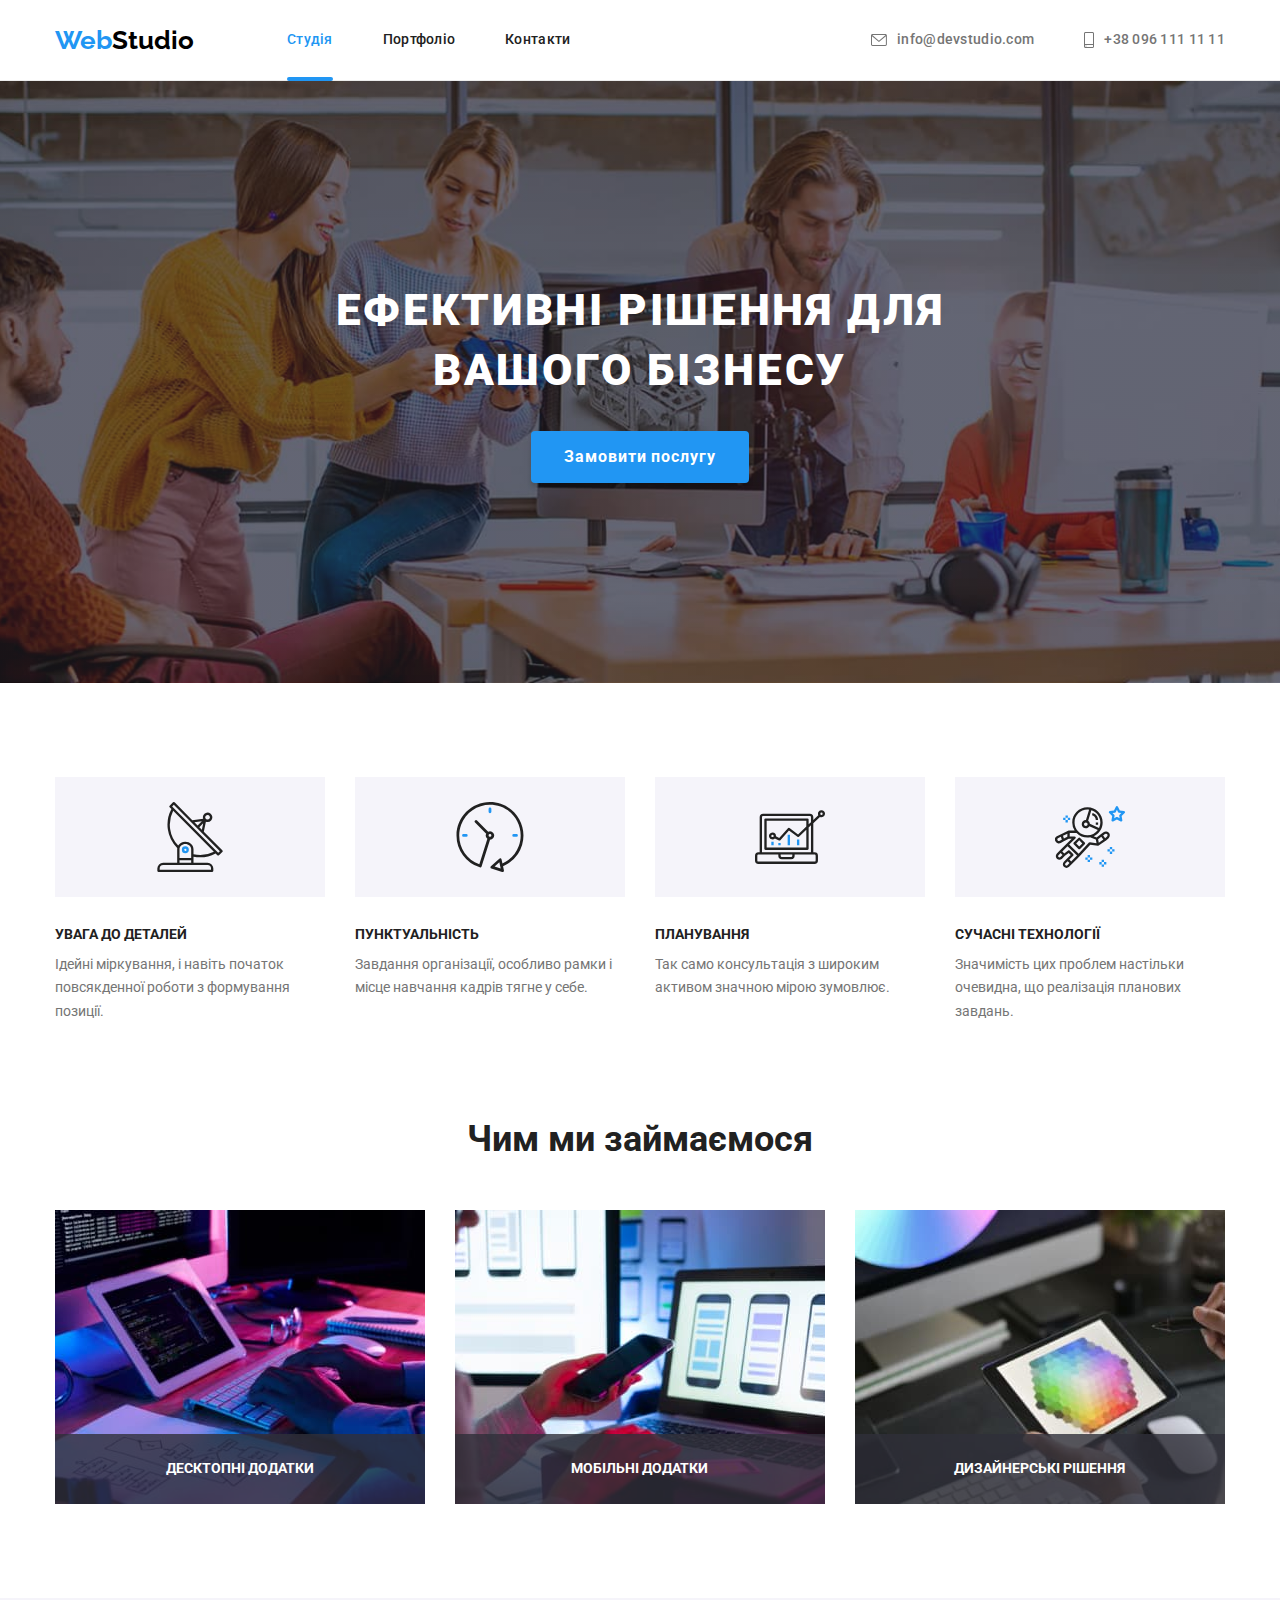
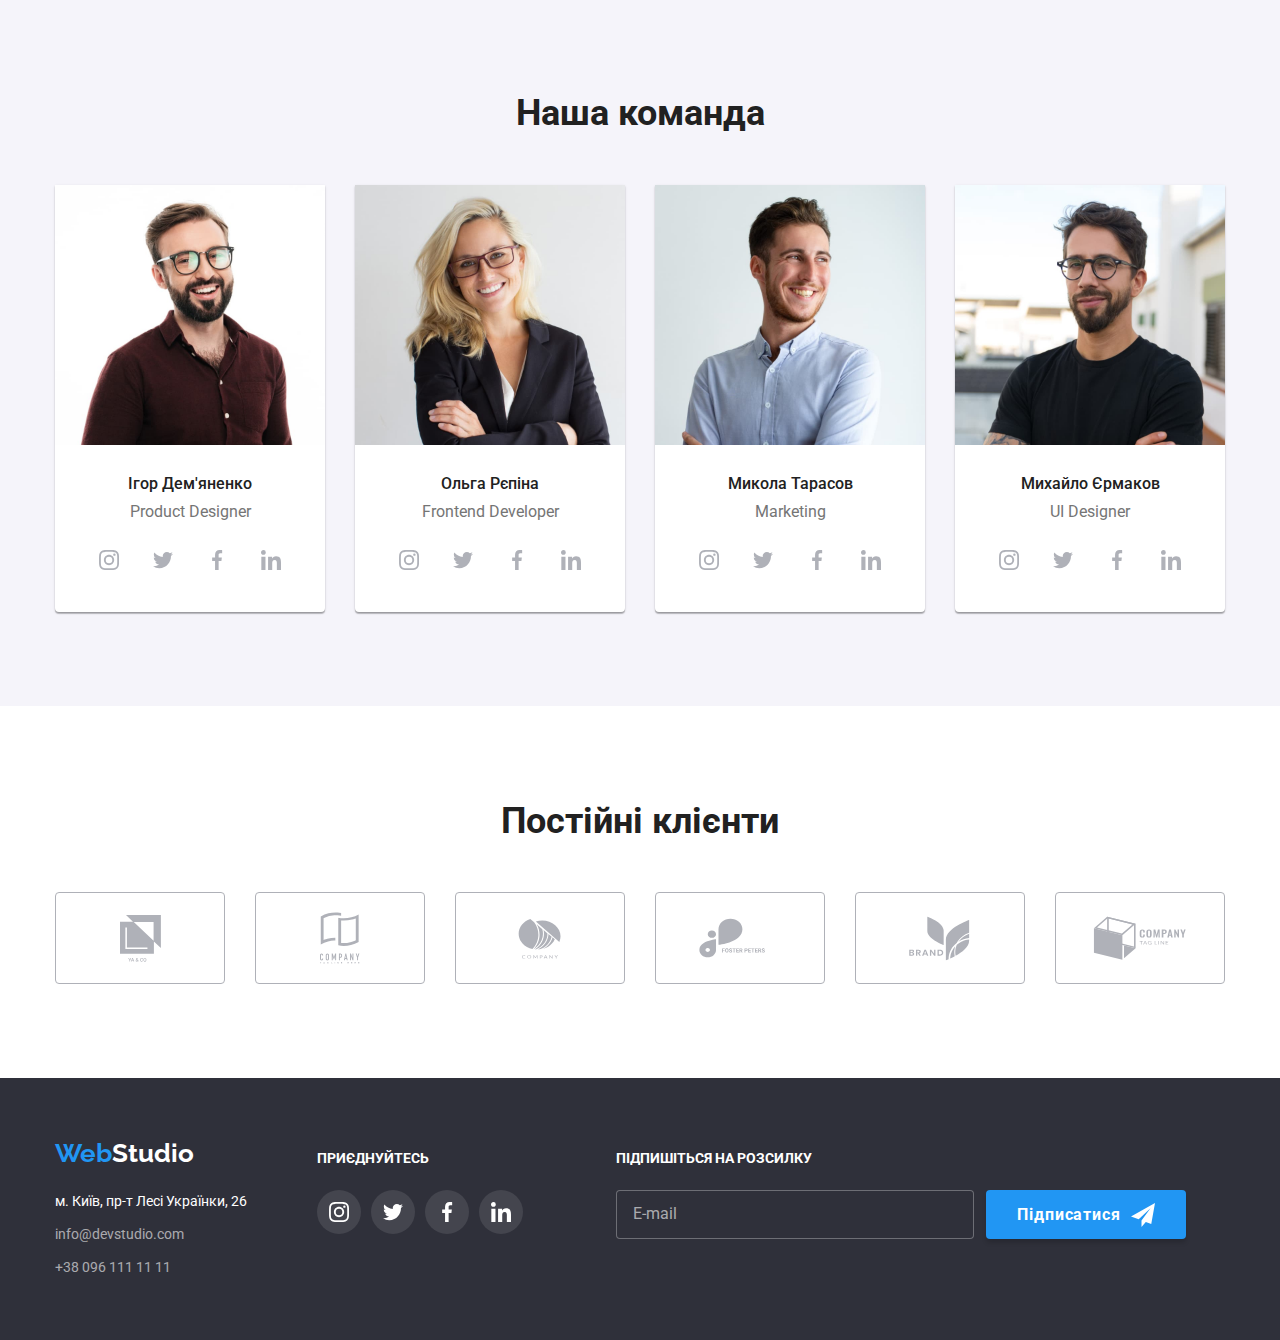
<file: index.html>
<!DOCTYPE html>
<html lang="uk">
  <head>
    <meta charset="UTF-8" />
    <meta http-equiv="X-UA-Compatible" content="IE=edge" />
    <meta name="viewport" content="width=device-width, initial-scale=1.0" />
    <title>Веб Студія</title>
    <link rel="preconnect" href="https://fonts.googleapis.com" />
    <link rel="preconnect" href="https://fonts.gstatic.com" crossorigin />
    <link
      href="https://fonts.googleapis.com/css2?family=Raleway:wght@700&family=Roboto:wght@400;500;700;900&display=swap"
      rel="stylesheet"
    />
    <link
      rel="stylesheet"
      href="https://cdnjs.cloudflare.com/ajax/libs/modern-normalize/1.1.0/modern-normalize.css"
      integrity="sha512-Y0MM+V6ymRKN2zStTqzQ227DWhhp4Mzdo6gnlRnuaNCbc+YN/ZH0sBCLTM4M0oSy9c9VKiCvd4Jk44aCLrNS5Q=="
      crossorigin="anonymous"
      referrerpolicy="no-referrer"
    />
    <link rel="stylesheet" href="./css/main.min.css" />
  </head>
  <body>
    <!-- Шапка -->
    <header class="header">
      <div class="container nav-flex">
        <nav class="header-nav">
          <!-- Лого -->
          <a class="logo link" href="./index.html">
            Web<span class="logo-black">Studio</span>
          </a>
          <!-- Навигация -->
          <ul class="header-nav__list list">
            <li class="header-nav__item">
              <a class="header-nav__link link current" href="./index.html"
                >Студія</a
              >
            </li>

            <li class="header-nav__item">
              <a class="header-nav__link link" href="./portfolio.html"
                >Портфоліо</a
              >
            </li>

            <li class="header-nav__item">
              <a class="header-nav__link link" href="./index.html">Контакти</a>
            </li>
          </ul>
        </nav>
        <!-- Контакты -->
        <ul class="header-contact list">
          <li class="header-contact__item">
            <a
              class="header-contact__link link"
              href="mailto:info@devstudio.com"
            >
              <svg class="contact-icon" width="16" height="12">
                <use href="./images/iconsprite.svg#icon-mail"></use>
              </svg>
              info@devstudio.com</a
            >
          </li>
          <li class="header-contact__item">
            <a class="header-contact__link link" href="tel:+380961111111">
              <svg class="contact-icon" width="10" height="16">
                <use href="./images/iconsprite.svg#icon-smartphone"></use>
              </svg>
              +38 096 111 11 11</a
            >
          </li>
        </ul>
      </div>
    </header>

    <!-- Основной контент -->
    <main>
      <!-- Банер -->
      <section class="hero">
        <h1 class="hero-title">Ефективні рішення для вашого бізнесу</h1>
        <button class="hero-btn" type="button" data-modal-open>
          Замовити послугу
        </button>
      </section>

      <!-- Список приеимуществ -->
      <section class="features">
        <div class="container">
          <h2 class="hidden-title">Особливості</h2>
          <ul class="features-list list">
            <li class="features-item">
              <div class="features-icon-fon">
                <svg class="features-icon" width="70" height="70">
                  <use href="./images/iconsprite.svg#icon-antenna"></use>
                </svg>
              </div>

              <h3 class="features-title">увага до деталей</h3>
              <p class="features-text">
                Ідейні міркування, і навіть початок повсякденної роботи з
                формування позиції.
              </p>
            </li>
            <li class="features-item">
              <div class="features-icon-fon">
                <svg class="features-icon" width="70" height="70">
                  <use href="./images/iconsprite.svg#icon-clock"></use>
                </svg>
              </div>

              <h3 class="features-title">пунктуальність</h3>
              <p class="features-text">
                Завдання організації, особливо рамки і місце навчання кадрів
                тягне у себе.
              </p>
            </li>
            <li class="features-item">
              <div class="features-icon-fon">
                <svg class="features-icon" width="70" height="70">
                  <use href="./images/iconsprite.svg#icon-diagram"></use>
                </svg>
              </div>

              <h3 class="features-title">планування</h3>
              <p class="features-text">
                Так само консультація з широким активом значною мірою зумовлює.
              </p>
            </li>
            <li class="features-item">
              <div class="features-icon-fon">
                <svg class="features-icon" width="70" height="70">
                  <use href="./images/iconsprite.svg#icon-astronaut"></use>
                </svg>
              </div>

              <h3 class="features-title">сучасні технології</h3>
              <p class="features-text">
                Значимість цих проблем настільки очевидна, що реалізація
                планових завдань.
              </p>
            </li>
          </ul>
        </div>
      </section>

      <!-- Список занятий -->
      <section class="work">
        <div class="container">
          <h2 class="section-title">Чим ми займаємося</h2>
          <ul class="work-list list">
            <li class="work-item">
              <img
                src="./images/box1.jpeg"
                alt="Процес написання коду"
                width="370"
              />
              <p class="work-text">Десктопні додатки</p>
            </li>
            <li class="work-item">
              <img
                src="./images/box2.jpeg"
                alt="Створення та дизайн додатків"
                width="370"
              />
              <p class="work-text">Мобільні додатки</p>
            </li>
            <li class="work-item">
              <img
                src="./images/box3.jpeg"
                alt="Підбір колорістики"
                width="370"
              />
              <p class="work-text">Дизайнерські рішення</p>
            </li>
          </ul>
        </div>
      </section>

      <!-- Наша команда -->
      <section class="team">
        <div class="container">
          <h2 class="section-title">Наша команда</h2>
          <ul class="team__list list">
            <li class="team__item">
              <img src="./images/igor.jpeg" alt="Ігор" width="270" />
              <div class="team__workers">
                <h3 class="team__worker">Ігор Дем'яненко</h3>
                <p class="team__profession" lang="en">Product Designer</p>
                <ul class="team__social-list list">
                  <li class="team__social-item">
                    <a href="" class="team__social-link link">
                      <svg class="team__social-icon" width="20" height="20">
                        <use
                          href="./images/iconsprite.svg#icon-instagram"
                        ></use>
                      </svg>
                    </a>
                  </li>

                  <li class="team__social-item">
                    <a href="" class="team__social-link link">
                      <svg class="team__social-icon" width="20" height="20">
                        <use href="./images/iconsprite.svg#icon-twitter"></use>
                      </svg>
                    </a>
                  </li>

                  <li class="team__social-item">
                    <a href="" class="team__social-link link">
                      <svg class="team__social-icon" width="20" height="20">
                        <use href="./images/iconsprite.svg#icon-facebook"></use>
                      </svg>
                    </a>
                  </li>

                  <li class="team__social-item">
                    <a href="" class="team__social-link link">
                      <svg class="team__social-icon" width="20" height="20">
                        <use href="./images/iconsprite.svg#icon-linkedin"></use>
                      </svg>
                    </a>
                  </li>
                </ul>
              </div>
            </li>
            <li class="team__item">
              <img src="./images/olya.jpeg" alt="Ольга" width="270" />
              <div class="team__workers">
                <h3 class="team__worker">Ольга Рєпіна</h3>
                <p class="team__profession" lang="en">Frontend Developer</p>

                <ul class="team__social-list list">
                  <li class="team__social-item">
                    <a href="" class="team__social-link link">
                      <svg class="team__social-icon" width="20" height="20">
                        <use
                          href="./images/iconsprite.svg#icon-instagram"
                        ></use>
                      </svg>
                    </a>
                  </li>

                  <li class="team__social-item">
                    <a href="" class="team__social-link link">
                      <svg class="team__social-icon" width="20" height="20">
                        <use href="./images/iconsprite.svg#icon-twitter"></use>
                      </svg>
                    </a>
                  </li>

                  <li class="team__social-item">
                    <a href="" class="team__social-link link">
                      <svg class="team__social-icon" width="20" height="20">
                        <use href="./images/iconsprite.svg#icon-facebook"></use>
                      </svg>
                    </a>
                  </li>

                  <li class="team__social-item">
                    <a href="" class="team__social-link link">
                      <svg class="team__social-icon" width="20" height="20">
                        <use href="./images/iconsprite.svg#icon-linkedin"></use>
                      </svg>
                    </a>
                  </li>
                </ul>
              </div>
            </li>
            <li class="team__item">
              <img src="./images/kolya.jpeg" alt="Микола" width="270" />
              <div class="team__workers">
                <h3 class="team__worker">Микола Тарасов</h3>
                <p class="team__profession" lang="en">Marketing</p>

                <ul class="team__social-list list">
                  <li class="team__social-item">
                    <a href="" class="team__social-link link">
                      <svg class="team__social-icon" width="20" height="20">
                        <use
                          href="./images/iconsprite.svg#icon-instagram"
                        ></use>
                      </svg>
                    </a>
                  </li>

                  <li class="team__social-item">
                    <a href="" class="team__social-link link">
                      <svg class="team__social-icon" width="20" height="20">
                        <use href="./images/iconsprite.svg#icon-twitter"></use>
                      </svg>
                    </a>
                  </li>

                  <li class="team__social-item">
                    <a href="" class="team__social-link link">
                      <svg class="team__social-icon" width="20" height="20">
                        <use href="./images/iconsprite.svg#icon-facebook"></use>
                      </svg>
                    </a>
                  </li>

                  <li class="team__social-item">
                    <a href="" class="team__social-link link">
                      <svg class="team__social-icon" width="20" height="20">
                        <use href="./images/iconsprite.svg#icon-linkedin"></use>
                      </svg>
                    </a>
                  </li>
                </ul>
              </div>
            </li>
            <li class="team__item">
              <img src="./images/misha.jpeg" alt="Михайло" width="270" />
              <div class="team__workers">
                <h3 class="team__worker">Михайло Єрмаков</h3>
                <p class="team__profession" lang="en">UI Designer</p>

                <ul class="team__social-list list">
                  <li class="team__social-item">
                    <a href="" class="team__social-link link">
                      <svg class="team__social-icon" width="20" height="20">
                        <use
                          href="./images/iconsprite.svg#icon-instagram"
                        ></use>
                      </svg>
                    </a>
                  </li>

                  <li class="team__social-item">
                    <a href="" class="team__social-link link">
                      <svg class="team__social-icon" width="20" height="20">
                        <use href="./images/iconsprite.svg#icon-twitter"></use>
                      </svg>
                    </a>
                  </li>

                  <li class="team__social-item">
                    <a href="" class="team__social-link link">
                      <svg class="team__social-icon" width="20" height="20">
                        <use href="./images/iconsprite.svg#icon-facebook"></use>
                      </svg>
                    </a>
                  </li>

                  <li class="team__social-item">
                    <a href="" class="team__social-link link">
                      <svg class="team__social-icon" width="20" height="20">
                        <use href="./images/iconsprite.svg#icon-linkedin"></use>
                      </svg>
                    </a>
                  </li>
                </ul>
              </div>
            </li>
          </ul>
        </div>
      </section>

      <!-- Клиенты -->
      <section class="client">
        <div class="container">
          <h2 class="client__title">Постійні клієнти</h2>
          <ul class="client__list list">
            <li class="client__item">
              <a class="client__link link" href="">
                <svg class="client__icon" width="41" height="47">
                  <use href="./images/iconsprite.svg#icon-client1"></use>
                </svg>
              </a>
            </li>

            <li class="client__item">
              <a class="client__link link" href="">
                <svg class="client__icon" width="40" height="52">
                  <use href="./images/iconsprite.svg#icon-client2"></use>
                </svg>
              </a>
            </li>

            <li class="client__item">
              <a class="client__link link" href="">
                <svg class="client__icon" width="43" height="41">
                  <use href="./images/iconsprite.svg#icon-client3"></use>
                </svg>
              </a>
            </li>

            <li class="client__item">
              <a class="client__link link" href="">
                <svg class="client__icon" width="84" height="40">
                  <use href="./images/iconsprite.svg#icon-client4"></use>
                </svg>
              </a>
            </li>

            <li class="client__item">
              <a class="client__link link" href="">
                <svg class="client__icon" width="63" height="45">
                  <use href="./images/iconsprite.svg#icon-client5"></use>
                </svg>
              </a>
            </li>

            <li class="client__item">
              <a class="client__link link" href="">
                <svg class="client__icon" width="94" height="44">
                  <use href="./images/iconsprite.svg#icon-client6"></use>
                </svg>
              </a>
            </li>
          </ul>
        </div>
      </section>
    </main>

    <!-- Подвал -->
    <footer class="footer">
      <div class="container">
        <div class="footer-flex">
          <div class="footer-contacts-flex">
            <a class="logo link" href="./index.html">
              Web<span class="logo-white">Studio</span>
            </a>
            <!-- Контакты -->
            <address class="footer-contact">
              <ul class="footer-contact__list list">
                <li class="footer-contact__item">
                  <a
                    class="footer-contact__link address link"
                    href="https://goo.gl/maps/vBp6YSZijUW81bZh8 "
                    target="_blank"
                    rel="noreferrer noopener"
                    >м. Київ, пр-т Лесі Українки, 26</a
                  >
                </li>
                <li class="footer-contact__item">
                  <a
                    class="footer-contact__link link"
                    href="mailto:info@devstudio.com"
                    >info@devstudio.com</a
                  >
                </li>
                <li class="footer-contact__item">
                  <a class="footer-contact__link link" href="tel:+380961111111"
                    >+38 096 111 11 11</a
                  >
                </li>
              </ul>
            </address>
          </div>

          <div class="footer-social">
            <p class="footer-social__text">приєднуйтесь</p>
            <ul class="footer-social__list list">
              <li class="footer-social__item">
                <a class="footer-social__link" href="">
                  <svg class="footer-social__icon" width="20" height="20">
                    <use href="./images/iconsprite.svg#icon-instagram"></use>
                  </svg>
                </a>
              </li>

              <li class="footer-social__item">
                <a class="footer-social__link" href="">
                  <svg class="footer-social__icon" width="20" height="20">
                    <use href="./images/iconsprite.svg#icon-twitter"></use>
                  </svg>
                </a>
              </li>

              <li class="footer-social__item">
                <a class="footer-social__link" href="">
                  <svg class="footer-social__icon" width="20" height="20">
                    <use href="./images/iconsprite.svg#icon-facebook"></use>
                  </svg>
                </a>
              </li>

              <li class="footer-social__item">
                <a class="footer-social__link" href="">
                  <svg class="footer-social__icon" width="20" height="20">
                    <use href="./images/iconsprite.svg#icon-linkedin"></use>
                  </svg>
                </a>
              </li>
            </ul>
          </div>

          <div class="footer-submit">
            <p class="footer-submit__text">Підпишіться на розсилку</p>
            <form class="footer-submit__form">
              <label class="footer-submit__label" for="submit-mail">
                <input
                  class="footer-submit__input"
                  type="email"
                  name="submit-mail"
                  id="submit-mail"
                  placeholder="E-mail"
                />
              </label>

              <button class="footer-submit__btn" type="submit">
                <span>Підписатися</span>

                <svg class="" width="24" height="24">
                  <use href="./images/iconsprite.svg#icon-send"></use>
                </svg>
              </button>
            </form>
          </div>
        </div>
      </div>
    </footer>

    <!-- ---------backdrop -------- -->

    <div class="backdrop is-hidden" data-modal>
      <div class="modal">
        <button type="button" class="close-btn" data-modal-close>
          <svg class="modal-icon" width="11" height="11">
            <use href="./images/iconsprite.svg#icon-cross"></use>
          </svg>
        </button>

        <form class="form">
          <p class="form-title">Залиште свої дані, ми вам передзвонимо</p>

          <div class="form-field top-title">
            <label class="form-label" for="name">Ім'я</label>
            <div class="imput-wrap">
              <input class="form-input" type="text" name="name" id="name" />
              <svg class="input-icon" width="16" height="16">
                <use href="./images/iconsprite.svg#icon-person"></use>
              </svg>
            </div>
          </div>
          <div class="form-field">
            <label class="form-label" for="tel">Телефон</label>
            <div class="imput-wrap">
              <input class="form-input" type="tel" name="tel" id="tel" />
              <svg class="input-icon" width="16" height="16">
                <use href="./images/iconsprite.svg#icon-phone"></use>
              </svg>
            </div>
          </div>
          <div class="form-field">
            <label class="form-label" for="email">Пошта</label>
            <div class="imput-wrap">
              <input class="form-input" type="email" name="email" id="email" />
              <svg class="input-icon" width="16" height="16">
                <use href="./images/iconsprite.svg#icon-email"></use>
              </svg>
            </div>
          </div>
          <div class="form-field">
            <label class="comment-label" for="comment">Коментар</label>
            <textarea
              name="comment"
              id="comment"
              cols="30"
              rows="10"
              placeholder="Введіть текст"
            ></textarea>
          </div>

          <!-- ppppppppp -->

          <div class="form-field-chek">
            <label class="form__check-field">
              <input
                type="checkbox"
                class="form__check"
                name="user_policy"
                required
              />
              <svg class="form__checkbox" width="16" height="15">
                <use
                  class="form__checkbox-icon"
                  href="./images/iconsprite.svg#icon-vector"
                ></use>
              </svg>
              <span class="form__field-text"
                >Погоджуюся з розсилкою та приймаю
                <a href="#" class="form__field-link">Умови договору</a>
              </span>
            </label>
          </div>
          <!-- pppppppp -->

          <button class="form-btn" type="submit">Відправити</button>
        </form>
      </div>
    </div>

    <script src="./js/modal.js"></script>
  </body>
</html>
</file>
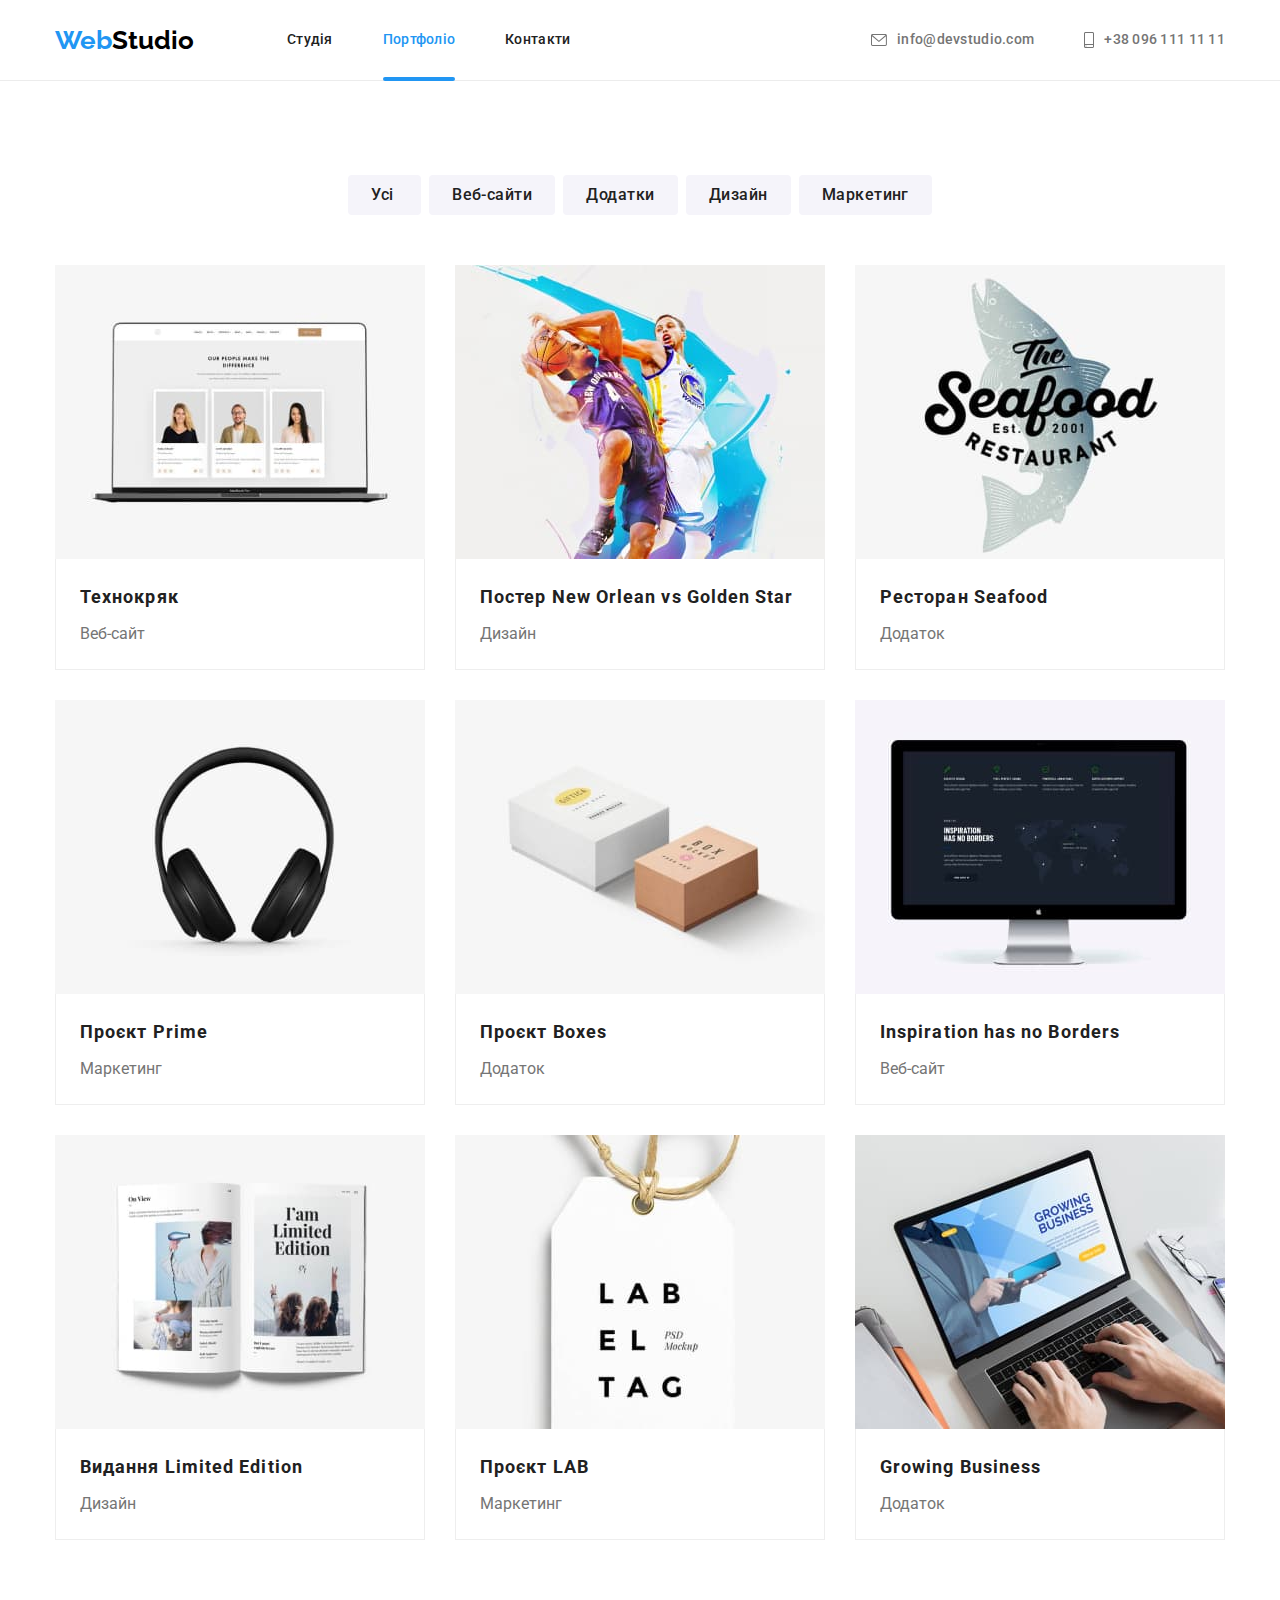
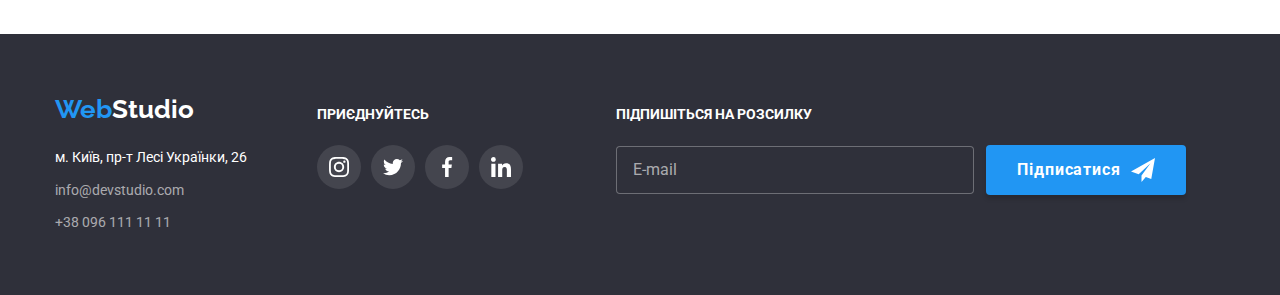
<file: portfolio.html>
<!DOCTYPE html>
<html lang="uk">
  <head>
    <meta charset="UTF-8" />
    <meta http-equiv="X-UA-Compatible" content="IE=edge" />
    <meta name="viewport" content="width=device-width, initial-scale=1.0" />
    <title>Веб Студія</title>
    <link rel="preconnect" href="https://fonts.googleapis.com" />
    <link rel="preconnect" href="https://fonts.gstatic.com" crossorigin />
    <link
      href="https://fonts.googleapis.com/css2?family=Raleway:wght@700&family=Roboto:wght@400;500;700;900&display=swap"
      rel="stylesheet"
    />
    <link
      rel="stylesheet"
      href="https://cdnjs.cloudflare.com/ajax/libs/modern-normalize/1.1.0/modern-normalize.css"
      integrity="sha512-Y0MM+V6ymRKN2zStTqzQ227DWhhp4Mzdo6gnlRnuaNCbc+YN/ZH0sBCLTM4M0oSy9c9VKiCvd4Jk44aCLrNS5Q=="
      crossorigin="anonymous"
      referrerpolicy="no-referrer"
    />
    <link rel="stylesheet" href="./css/styles.css" />
    <link rel="stylesheet" href="./css/main.min.css" />
  </head>
  <body>
    <!-- Шапка -->
    <header class="header">
      <div class="container nav-flex">
        <nav class="header-nav">
          <!-- Лого -->
          <a class="logo link" href="./index.html">
            Web<span class="logo-black">Studio</span>
          </a>
          <!-- Навигация -->
          <ul class="header-nav__list list">
            <li class="header-nav__item">
              <a class="header-nav__link link" href="./index.html">Студія</a>
            </li>

            <li class="header-nav__item">
              <a class="header-nav__link link current" href="./portfolio.html"
                >Портфоліо</a
              >
            </li>

            <li class="header-nav__item">
              <a class="header-nav__link link" href="./index.html">Контакти</a>
            </li>
          </ul>
        </nav>
        <!-- Контакты -->
        <ul class="header-contact list">
          <li class="header-contact__item">
            <a
              class="header-contact__link link"
              href="mailto:info@devstudio.com"
            >
              <svg class="contact-icon" width="16" height="12">
                <use href="./images/iconsprite.svg#icon-mail"></use>
              </svg>
              info@devstudio.com</a
            >
          </li>
          <li class="header-contact__item">
            <a class="header-contact__link link" href="tel:+380961111111">
              <svg class="contact-icon" width="10" height="16">
                <use href="./images/iconsprite.svg#icon-smartphone"></use>
              </svg>
              +38 096 111 11 11</a
            >
          </li>
        </ul>
      </div>
    </header>

    <!-- Примеры работ -->
    <main>
      <section class="portfolio">
        <div class="container">
          <h1 class="hidden-title">Приклади робіт</h1>
          <ul class="portfolio-btn-list list">
            <li class="portfolio-btn-item">
              <button class="portfolio-btn" type="button">Усі</button>
            </li>
            <li class="portfolio-btn-item">
              <button class="portfolio-btn" type="button">Веб-сайти</button>
            </li>
            <li class="portfolio-btn-item">
              <button class="portfolio-btn" type="button">Додатки</button>
            </li>
            <li class="portfolio-btn-item">
              <button class="portfolio-btn" type="button">Дизайн</button>
            </li>
            <li class="portfolio-btn-item">
              <button class="portfolio-btn" type="button">Маркетинг</button>
            </li>
          </ul>
        </div>

        <!-- Портфолио примеров работ -->
        <div class="container">
          <ul class="portfolio-list list">
            <li class="portfolio-item">
              <a class="portfolio-link link" href="">
                <div class="portfolio-description">
                  <img src="./images/websait.jpeg" alt="вебсайт" width="370" />
                  <div class="portfolio-overlay">
                    <p class="portfolio-description-text">
                      Ресурс пропонує комплексні пропозиції з різним рівнем
                      функціоналу та сервісів. Все це дозволить відвідувачу
                      отримати вичерпні відомості про компанію чи приватну
                      особу.
                    </p>
                  </div>
                </div>
                <div class="portfolio-border">
                  <h2 class="portfolio-list-title">Технокряк</h2>
                  <p class="portfolio-list-text">Веб-сайт</p>
                </div>
              </a>
            </li>
            <li class="portfolio-item">
              <a class="portfolio-link link" href="">
                <div class="portfolio-description">
                  <img
                    src="./images/basketsport.jpeg"
                    alt="постер"
                    width="370"
                  />
                  <div class="portfolio-overlay">
                    <p class="portfolio-description-text">
                      Ресурс пропонує комплексні пропозиції з різним рівнем
                      функціоналу та сервісів. Все це дозволить відвідувачу
                      отримати вичерпні відомості про компанію чи приватну
                      особу.
                    </p>
                  </div>
                </div>
                <div class="portfolio-border">
                  <h2 class="portfolio-list-title">
                    Постер New Orlean vs Golden Star
                  </h2>
                  <p class="portfolio-list-text">Дизайн</p>
                </div>
              </a>
            </li>
            <li class="portfolio-item">
              <a class="portfolio-link link" href="">
                <div class="portfolio-description">
                  <img
                    src="./images/seafood.jpeg"
                    alt="додаток ресторан"
                    width="370"
                  />
                  <div class="portfolio-overlay">
                    <p class="portfolio-description-text">
                      Ресурс пропонує комплексні пропозиції з різним рівнем
                      функціоналу та сервісів. Все це дозволить відвідувачу
                      отримати вичерпні відомості про компанію чи приватну
                      особу.
                    </p>
                  </div>
                </div>
                <div class="portfolio-border">
                  <h2 class="portfolio-list-title">Ресторан Seafood</h2>
                  <p class="portfolio-list-text">Додаток</p>
                </div>
              </a>
            </li>
            <li class="portfolio-item">
              <a class="portfolio-link link" href="">
                <div class="portfolio-description">
                  <img
                    src="./images/headphones.jpeg"
                    alt="навушники"
                    width="370"
                  />
                  <div class="portfolio-overlay">
                    <p class="portfolio-description-text">
                      Ресурс пропонує комплексні пропозиції з різним рівнем
                      функціоналу та сервісів. Все це дозволить відвідувачу
                      отримати вичерпні відомості про компанію чи приватну
                      особу.
                    </p>
                  </div>
                </div>
                <div class="portfolio-border">
                  <h2 class="portfolio-list-title">Проєкт Prime</h2>
                  <p class="portfolio-list-text">Маркетинг</p>
                </div>
              </a>
            </li>
            <li class="portfolio-item">
              <a class="portfolio-link link" href="">
                <div class="portfolio-description">
                  <img src="./images/box.jpeg" alt="коробки" width="370" />
                  <div class="portfolio-overlay">
                    <p class="portfolio-description-text">
                      Ресурс пропонує комплексні пропозиції з різним рівнем
                      функціоналу та сервісів. Все це дозволить відвідувачу
                      отримати вичерпні відомості про компанію чи приватну
                      особу.
                    </p>
                  </div>
                </div>
                <div class="portfolio-border">
                  <h2 class="portfolio-list-title">Проєкт Boxes</h2>
                  <p class="portfolio-list-text">Додаток</p>
                </div>
              </a>
            </li>
            <li class="portfolio-item">
              <a class="portfolio-link link" href="">
                <div class="portfolio-description">
                  <img src="./images/mac.jpeg" alt="макентош" width="370" />
                  <div class="portfolio-overlay">
                    <p class="portfolio-description-text">
                      Ресурс пропонує комплексні пропозиції з різним рівнем
                      функціоналу та сервісів. Все це дозволить відвідувачу
                      отримати вичерпні відомості про компанію чи приватну
                      особу.
                    </p>
                  </div>
                </div>
                <div class="portfolio-border">
                  <h2 class="portfolio-list-title">
                    Inspiration has no Borders
                  </h2>
                  <p class="portfolio-list-text">Веб-сайт</p>
                </div>
              </a>
            </li>
            <li class="portfolio-item">
              <a class="portfolio-link link" href="">
                <div class="portfolio-description">
                  <img src="./images/book.jpeg" alt="книга" width="370" />
                  <div class="portfolio-overlay">
                    <p class="portfolio-description-text">
                      Ресурс пропонує комплексні пропозиції з різним рівнем
                      функціоналу та сервісів. Все це дозволить відвідувачу
                      отримати вичерпні відомості про компанію чи приватну
                      особу.
                    </p>
                  </div>
                </div>
                <div class="portfolio-border">
                  <h2 class="portfolio-list-title">Видання Limited Edition</h2>
                  <p class="portfolio-list-text">Дизайн</p>
                </div>
              </a>
            </li>
            <li class="portfolio-item">
              <a class="portfolio-link link" href="">
                <div class="portfolio-description">
                  <img src="./images/lab.jpeg" alt="лейба" width="370" />
                  <div class="portfolio-overlay">
                    <p class="portfolio-description-text">
                      Ресурс пропонує комплексні пропозиції з різним рівнем
                      функціоналу та сервісів. Все це дозволить відвідувачу
                      отримати вичерпні відомості про компанію чи приватну
                      особу.
                    </p>
                  </div>
                </div>
                <div class="portfolio-border">
                  <h2 class="portfolio-list-title">Проєкт LAB</h2>
                  <p class="portfolio-list-text">Маркетинг</p>
                </div>
              </a>
            </li>
            <li class="portfolio-item border">
              <a class="portfolio-link link" href="">
                <div class="portfolio-description">
                  <img src="./images/macpro.jpeg" alt="макбук" width="370" />
                  <div class="portfolio-overlay">
                    <p class="portfolio-description-text">
                      Ресурс пропонує комплексні пропозиції з різним рівнем
                      функціоналу та сервісів. Все це дозволить відвідувачу
                      отримати вичерпні відомості про компанію чи приватну
                      особу.
                    </p>
                  </div>
                </div>
                <div class="portfolio-border">
                  <h2 class="portfolio-list-title">Growing Business</h2>
                  <p class="portfolio-list-text">Додаток</p>
                </div>
              </a>
            </li>
          </ul>
        </div>
      </section>
    </main>
    
    <!-- Подвал -->
    <footer class="footer">
      <div class="container">
        <div class="footer-flex">
          <div class="footer-contacts-flex">
            <a class="logo link" href="./index.html">
              Web<span class="logo-white">Studio</span>
            </a>
            <!-- Контакты -->
            <address class="footer-contact">
              <ul class="footer-contact__list list">
                <li class="footer-contact__item">
                  <a
                    class="footer-contact__link address link"
                    href="https://goo.gl/maps/vBp6YSZijUW81bZh8 "
                    target="_blank"
                    rel="noreferrer noopener"
                    >м. Київ, пр-т Лесі Українки, 26</a
                  >
                </li>
                <li class="footer-contact__item">
                  <a
                    class="footer-contact__link link"
                    href="mailto:info@devstudio.com"
                    >info@devstudio.com</a
                  >
                </li>
                <li class="footer-contact__item">
                  <a class="footer-contact__link link" href="tel:+380961111111"
                    >+38 096 111 11 11</a
                  >
                </li>
              </ul>
            </address>
          </div>

          <div class="footer-social">
            <p class="footer-social__text">приєднуйтесь</p>
            <ul class="footer-social__list list">
              <li class="footer-social__item">
                <a class="footer-social__link" href="">
                  <svg class="footer-social__icon" width="20" height="20">
                    <use href="./images/iconsprite.svg#icon-instagram"></use>
                  </svg>
                </a>
              </li>

              <li class="footer-social__item">
                <a class="footer-social__link" href="">
                  <svg class="footer-social__icon" width="20" height="20">
                    <use href="./images/iconsprite.svg#icon-twitter"></use>
                  </svg>
                </a>
              </li>

              <li class="footer-social__item">
                <a class="footer-social__link" href="">
                  <svg class="footer-social__icon" width="20" height="20">
                    <use href="./images/iconsprite.svg#icon-facebook"></use>
                  </svg>
                </a>
              </li>

              <li class="footer-social__item">
                <a class="footer-social__link" href="">
                  <svg class="footer-social__icon" width="20" height="20">
                    <use href="./images/iconsprite.svg#icon-linkedin"></use>
                  </svg>
                </a>
              </li>
            </ul>
          </div>

          <div class="footer-submit">
            <p class="footer-submit__text">Підпишіться на розсилку</p>
            <form class="footer-submit__form">
              <label class="footer-submit__label" for="submit-mail">
                <input
                  class="footer-submit__input"
                  type="email"
                  name="submit-mail"
                  id="submit-mail"
                  placeholder="E-mail"
                />
              </label>

              <button class="footer-submit__btn" type="submit">
                <span>Підписатися</span>

                <svg class="" width="24" height="24">
                  <use href="./images/iconsprite.svg#icon-send"></use>
                </svg>
              </button>
            </form>
          </div>
        </div>
      </div>
    </footer>
  </body>
</html>
</file>
<file: css/styles.css>
/* ~~~~~~~ШАПКА~~~~~~~ */

/* ~~~~~~~~ГЕРОЙ~~~~~~~~~ */

/* ~~~~~~СПИСОК ПЕРЕВАГ~~~~~~ */

/* ~~~~~~~~СПИСОК ЗАНЯТЬ~~~~~~~~ */

/* ~~~~~~~~НАША КОМАНДА~~~~~~~~ */

/* ---------------КЛІЄНТИ---------------- */

/* ~~~~~~~~ПІДВАЛ~~~~~~~ */


/* ~~~~~ . ПОРТФОЛІО . ~~~~~ */


/* ----------------MODAL--------------------- */
</file>
<file: css/main.min.css>
:root{--primary-text-color: #212121;--secondary-text-color: #757575;--accent-color: #2196f3;--black-logo-color: #000000;--footer-text-color: rgba(255, 255, 255, 0.6);--white-back-text-color: #ffffff;--hero-background-color: #2f303a;--team-background-color: #f5f4fa}body{color:var(--primary-text-color);background-color:var(--white-back-text-color);font-family:"Roboto",sans-serif;font-size:14px;line-height:1.71}*,*::before,*::after{box-sizing:border-box}.list{list-style:none}.link{text-decoration:none}h1,h2,h3,p,ul{margin:0;padding:0}img{display:block}.hidden-title{position:absolute;width:1px;height:1px;margin:-1px;border:0;padding:0;white-space:nowrap;-webkit-clip-path:inset(100%);clip-path:inset(100%);clip:rect(0 0 0 0);overflow:hidden}.logo{font-family:"Raleway",sans-serif;font-weight:700;font-size:26px;line-height:1.19;align-items:center;text-align:center;color:var(--accent-color)}.logo-black{color:var(--black-logo-color)}.logo-white{color:var(--white-back-text-color)}.container{width:1200px;margin-left:auto;margin-right:auto;padding-left:15px;padding-right:15px}.header{border-bottom:1px solid #ececec}.header-nav{display:flex;align-items:center}.header-nav__list{display:flex;margin-left:93px;gap:50px}.header-contact{display:flex;margin-left:auto}.nav-flex{display:flex;align-items:center}.header-nav__link{display:block;padding-bottom:32px;padding-top:32px;font-weight:500;line-height:1.14;letter-spacing:.02em;position:relative;transition:color 250ms cubic-bezier(0.4, 0, 0.2, 1);color:var(--primary-text-color)}.header-nav__link:hover,.header-nav__link:focus{color:var(--accent-color)}.header-contact__item+.header-contact__item{margin-left:50px}.header-contact__link{display:inline-flex;padding:32px 0px 32px;align-items:center;font-weight:500;line-height:1.14;letter-spacing:.02em;transition:color 250ms cubic-bezier(0.4, 0, 0.2, 1);color:var(--secondary-text-color)}.header-contact__link:hover,.header-contact__link:focus{color:var(--accent-color)}.contact-icon{margin-right:10px;fill:currentColor}.header-contact__link:focus .contact-icon,.header-contact__link:hover .contact-icon{fill:var(--accent-color)}.header-nav__link.current{color:var(--accent-color)}.header-nav__link.current::after{position:absolute;display:block;content:"";width:100%;height:4px;border-radius:2px;bottom:-1px;background-color:var(--accent-color)}.hero{padding-top:200px;padding-bottom:200px;text-align:center;max-width:1600px;min-height:600px;margin-left:auto;margin-right:auto;background-image:linear-gradient(to right, rgba(47, 48, 58, 0.4), rgba(47, 48, 58, 0.4)),url(../images/fon-hero.jpeg);background-repeat:no-repeat;background-position:center;background-size:cover;background-color:var(--hero-background-color)}.hero-title{margin-bottom:30px;margin-left:auto;margin-right:auto;max-width:696px;font-weight:900;font-size:44px;line-height:1.36;text-align:center;letter-spacing:.06em;text-transform:uppercase;color:var(--white-back-text-color)}.hero-btn{display:inline-block;min-width:200px;padding:10px 32px;border:1px solid rgba(0,0,0,0);border-radius:4px;box-shadow:0px 4px 4px rgba(0,0,0,.15);align-items:center;text-align:center;cursor:pointer;font-weight:700;font-size:16px;line-height:1.87;letter-spacing:.06em;transition:background-color 250ms cubic-bezier(0.4, 0, 0.2, 1),color 250ms cubic-bezier(0.4, 0, 0.2, 1);background-color:var(--accent-color);color:var(--white-back-text-color)}.hero-btn:hover,.hero-btn:focus{background-color:var(--white-back-text-color);color:var(--accent-color)}.features{padding-top:94px;padding-bottom:94px}.features-list{display:flex;gap:30px}.features-item{width:calc((100% - 90px)/4)}.features-title{margin-bottom:10px;font-size:14px;line-height:1.14;text-transform:uppercase}.features-text{color:var(--secondary-text-color)}.features-icon-fon{display:flex;width:270px;height:120px;align-items:center;justify-content:center;flex-direction:column;margin-bottom:30px;background-color:var(--team-background-color)}.section-title{margin-bottom:50px;text-align:center;font-size:36px;line-height:1.17;color:var(--primary-text-color)}.work{padding-bottom:94px}.work-list{display:flex;gap:30px}.work-text{width:100%;position:absolute;bottom:0;left:0;padding:27px 0px;font-weight:bold;line-height:1.14;text-align:center;text-transform:uppercase;color:var(--white-back-text-color);background-color:rgba(47,48,58,.8)}.work-item{position:relative;width:calc((100% - 60px)/3)}.team{padding-top:94px;padding-bottom:94px;background-color:var(--team-background-color)}.team__list{display:flex;gap:30px}.team__item{width:calc((100% - 90px)/4);box-shadow:0px 1px 3px rgba(0,0,0,.12),0px 1px 1px rgba(0,0,0,.14),0px 2px 1px rgba(0,0,0,.2);border-radius:0px 0px 4px 4px;background-color:var(--white-back-text-color)}.team__workers{padding:30px 0px}.team__worker{font-weight:500;font-size:16px;line-height:1.18;text-align:center}.team__profession{margin-top:10px;font-size:16px;line-height:1.18;text-align:center;color:var(--secondary-text-color)}.team__social-list{display:flex;padding:0px 32px;margin-top:16px;list-style:none;justify-content:space-between;align-items:center}.team__social-item{width:44px;height:44px}.team__social-icon{fill:currentColor}.team__social-link{display:flex;align-items:center;justify-content:center;width:44px;height:44px;border-radius:50%;color:#afb1b8}.team__social-link:hover,.team__social-link:focus{color:#fff;background-color:var(--accent-color)}.client{padding-top:94px;padding-bottom:94px}.client__title{margin-bottom:50px;font-size:36px;line-height:1.17;text-align:center}.client__list{display:flex;gap:30px}.client__item{width:calc((100% - 150px)/6);height:92px}.client__item:hover,.client__item:focus{color:var(--accent-color);border-color:var(--accent-color)}.client__link{display:flex;align-items:center;justify-content:center;width:170px;height:92px;border:1px solid #afb1b8;border-radius:4px;transition:border-color 250ms cubic-bezier(0.4, 0, 0.2, 1),color 250ms cubic-bezier(0.4, 0, 0.2, 1)}.client__link:hover,.client__link:focus{color:var(--accent-color);border-color:var(--accent-color)}.client__icon{fill:#afb1b8}.client__link:hover .client__icon,.client__link:focus .client__icon{fill:var(--accent-color);border-color:var(--accent-color)}.footer{padding-top:60px;padding-bottom:60px;background-color:var(--hero-background-color)}.footer-flex{display:flex;margin:0;padding:0;list-style:none}.footer-social__text{padding:20px 0px 10px 0px;margin-bottom:20px;font-weight:700;font-size:14px;line-height:1.14px;text-transform:uppercase;color:var(--white-back-text-color)}.footer-social{margin-left:70px;width:206px}.footer-social__list{display:flex;padding:0;margin-top:0;list-style:none;gap:10px;align-items:center}.footer-social__item{width:calc((100% - 30px)/4);height:44px}.footer-social__icon{fill:var(--white-back-text-color)}.footer-contact{margin-top:20px}.footer-submit{margin-left:93px}.footer-submit__text{padding:20px 0px 10px 0px;margin-bottom:20px;font-weight:700;line-height:1.14px;text-transform:uppercase;color:var(--white-back-text-color)}.footer-contact__link{font-style:normal;line-height:1.71;transition:color 250ms cubic-bezier(0.4, 0, 0.2, 1);color:var(--footer-text-color)}.footer-contact__link.address{color:var(--white-back-text-color)}.footer-contact__link:hover,.footer-contact__link:focus{color:var(--accent-color)}.footer-social__link{display:flex;align-items:center;justify-content:center;width:44px;height:44px;border-radius:50%;color:#fff;background-color:rgba(255,255,255,.1);transition:background-color 250ms cubic-bezier(0.4, 0, 0.2, 1),color 250ms cubic-bezier(0.4, 0, 0.2, 1)}.footer-social__link:hover,.footer-social__link:focus{color:#fff;background-color:var(--accent-color)}.footer-contact__item{margin-top:9px}.footer-contact__item:first-child{margin-top:0}.footer-submit__input{width:358px;margin:0;padding:15px 16px;border-radius:4px;border:1px solid rgba(255,255,255,.3);background-color:var(--hero-background-color);color:var(--footer-text-color)}.footer-submit__input::-moz-placeholder{font-size:16px;line-height:1.25;color:rgba(255,255,255,.6)}.footer-submit__input:-ms-input-placeholder{font-size:16px;line-height:1.25;color:rgba(255,255,255,.6)}.footer-submit__input::placeholder{font-size:16px;line-height:1.25;color:rgba(255,255,255,.6)}.footer-submit__btn{display:flex;align-items:center;justify-content:center;gap:10px;border:none;margin:0;padding:10px 0;border-radius:4px;width:200px;fill:var(--white-back-text-color);background-color:var(--accent-color);box-shadow:0px 4px 4px rgba(0,0,0,.15);color:var(--white-back-text-color);font-weight:700;font-size:16px;line-height:1.87;letter-spacing:.06em;cursor:pointer}.footer-submit__form{display:flex;align-items:center;gap:12px}.portfolio{padding-top:94px;padding-bottom:94px}.portfolio-btn-list{display:flex;justify-content:center;padding-bottom:50px;gap:8px}.portfolio-description{position:relative;overflow:hidden}.portfolio-description-text{position:absolute;top:0;left:0;padding:63px 24px;font-size:18px;line-height:1.56;color:var(--white-back-text-color)}.portfolio-list{display:flex;flex-wrap:wrap;gap:30px;width:100%}.portfolio-item{width:calc((100% - 60px)/3)}.portfolio-border{border:1px solid #eee;border-top:none;padding:20px 24px}.portfolio-list-title{font-size:18px;line-height:2;letter-spacing:.06em;color:var(--primary-text-color)}.portfolio-list-text{margin-top:4px;font-size:16px;line-height:1.87;color:var(--secondary-text-color)}.portfolio-overlay{position:absolute;display:inline-block;content:"";width:100%;height:100%;top:0;left:0;background-color:rgba(33,150,243,.9);transform:translateY(100%);transition:transform 250ms cubic-bezier(0.4, 0, 0.2, 1)}.portfolio-link:hover .portfolio-overlay,.portfolio-link:focus .portfolio-overlay{transform:translateY(0)}.portfolio-btn{display:inline-flex;padding:6px 22px;min-width:73px;border-radius:4px;border:1px solid rgba(0,0,0,0);font-family:"Roboto",sans-serif;font-weight:500;font-size:16px;line-height:1.62;text-align:center;letter-spacing:.03em;cursor:pointer;color:var(--primary-text-color);background-color:var(--team-background-color);transition:background-color 250ms cubic-bezier(0.4, 0, 0.2, 1),color 250ms cubic-bezier(0.4, 0, 0.2, 1),box-shadow 250ms cubic-bezier(0.4, 0, 0.2, 1)}.portfolio-btn:hover,.portfolio-btn:focus{box-shadow:0px 3px 1px rgba(0,0,0,.1),0px 1px 2px rgba(0,0,0,.08),0px 2px 2px rgba(0,0,0,.12);background-color:var(--accent-color);color:var(--white-back-text-color)}.portfolio-link{display:block;transition:box-shadow 250ms cubic-bezier(0.4, 0, 0.2, 1)}.portfolio-link:hover,.portfolio-link:focus{box-shadow:0px 1px 1px rgba(0,0,0,.12),0px 4px 4px rgba(0,0,0,.06),1px 4px 6px rgba(0,0,0,.16)}.backdrop{position:fixed;top:0;width:100%;height:100%;background-color:rgba(0,0,0,.2);transition:opacity 250ms cubic-bezier(0.4, 0, 0.2, 1),visibility 250ms cubic-bezier(0.4, 0, 0.2, 1)}.is-hidden{visibility:hidden;opacity:0;pointer-events:none}.backdrop.is-hidden{opacity:0;visibility:hidden;pointer-events:none}.modal{position:absolute;top:50%;left:50%;transform:translate(-50%, -50%) scale(1);width:528px;min-height:581px;background-color:var(--white-back-text-color);border-radius:4px;transition:transform 250ms linear}.backdrop.is-hidden .modal{transform:translate(-50%, -50%) scale(0)}.modal-icon{cursor:pointer}.close-btn:hover .modal-icon{fill:var(--accent-color)}.close-btn{position:absolute;display:flex;align-items:center;justify-content:center;cursor:pointer;right:8px;top:8px;width:30px;height:30px;background-color:rgba(0,0,0,0);border-radius:50%;border:1px solid rgba(0,0,0,.2)}.form{width:528px;margin-left:auto;margin-right:auto;padding:40px}.form-title{font-weight:700;font-size:20px;line-height:1.15;text-align:center}.form-field{position:relative;display:flex;flex-direction:column;margin-bottom:10px}.top-title{margin-top:12px}.form-label,.comment-label{font-size:12px;line-height:1.16;letter-spacing:.01em;color:var(--secondary-text-color);margin-bottom:4px}.form-input{width:100%;margin:0;padding:11px 42px;border:1px solid rgba(33,33,33,.2);border-radius:4px;transition:border-color 250ms cubic-bezier(0.4, 0, 0.2, 1)}.form-input:hover,.form-input:focus{outline:none;border-color:var(--accent-color)}.imput-wrap{position:relative}.input-icon{position:absolute;top:50%;left:15px;transform:translateY(-50%);display:inline-block;transition:fill 250ms cubic-bezier(0.4, 0, 0.2, 1)}.form-input:hover~.input-icon,.form-input:focus~.input-icon{fill:var(--accent-color)}textarea{resize:none;border:1px solid rgba(33,33,33,.2);border-radius:4px;padding:12px 16px;font-size:12px;height:120px;transition:border-color 250ms cubic-bezier(0.4, 0, 0.2, 1)}textarea:hover,textarea:focus{outline:none;border-color:var(--accent-color)}.comment::-moz-placeholder{font-size:12px;line-height:1.16;letter-spacing:.01em;color:rgba(117,117,117,.5)}.comment:-ms-input-placeholder{font-size:12px;line-height:1.16;letter-spacing:.01em;color:rgba(117,117,117,.5)}.comment::placeholder{font-size:12px;line-height:1.16;letter-spacing:.01em;color:rgba(117,117,117,.5)}.form__check{position:absolute;-webkit-appearance:none;-moz-appearance:none;appearance:none}.form__checkbox{border-radius:2px;cursor:pointer;margin-right:7px;fill:var(--white-back-text-color);border:2px solid var(--primary-text-color)}.form__checkbox-icon{display:none}.form__check:checked+.form__checkbox{background-color:var(--accent-color);border:none}.form__check:checked+.form__checkbox .form__checkbox-icon{display:block}.form-field-chek{padding-left:12px;margin-top:20px;margin-bottom:30px}.form__field-text{font-family:"Roboto";font-style:normal;font-weight:400;font-size:14px;line-height:1.71;letter-spacing:.03em;color:#757575}.form__field-link{margin-left:4px;color:#2196f3}.form-btn{display:flex;align-items:center;justify-content:center;margin:0 auto;padding:10px 52px;border:none;border-radius:4px;text-align:center;text-decoration:none;font-family:"Roboto";font-style:normal;font-weight:700;font-size:16px;line-height:1.87;letter-spacing:.06em;cursor:pointer;background-color:var(--accent-color);box-shadow:0px 4px 4px rgba(0,0,0,.15);color:var(--white-back-text-color);transition:background-color 250ms cubic-bezier(0.4, 0, 0.2, 1)}.form-btn:hover,.form-btn:focus{background-color:#188ce8}/*# sourceMappingURL=main.min.css.map */
</file>
